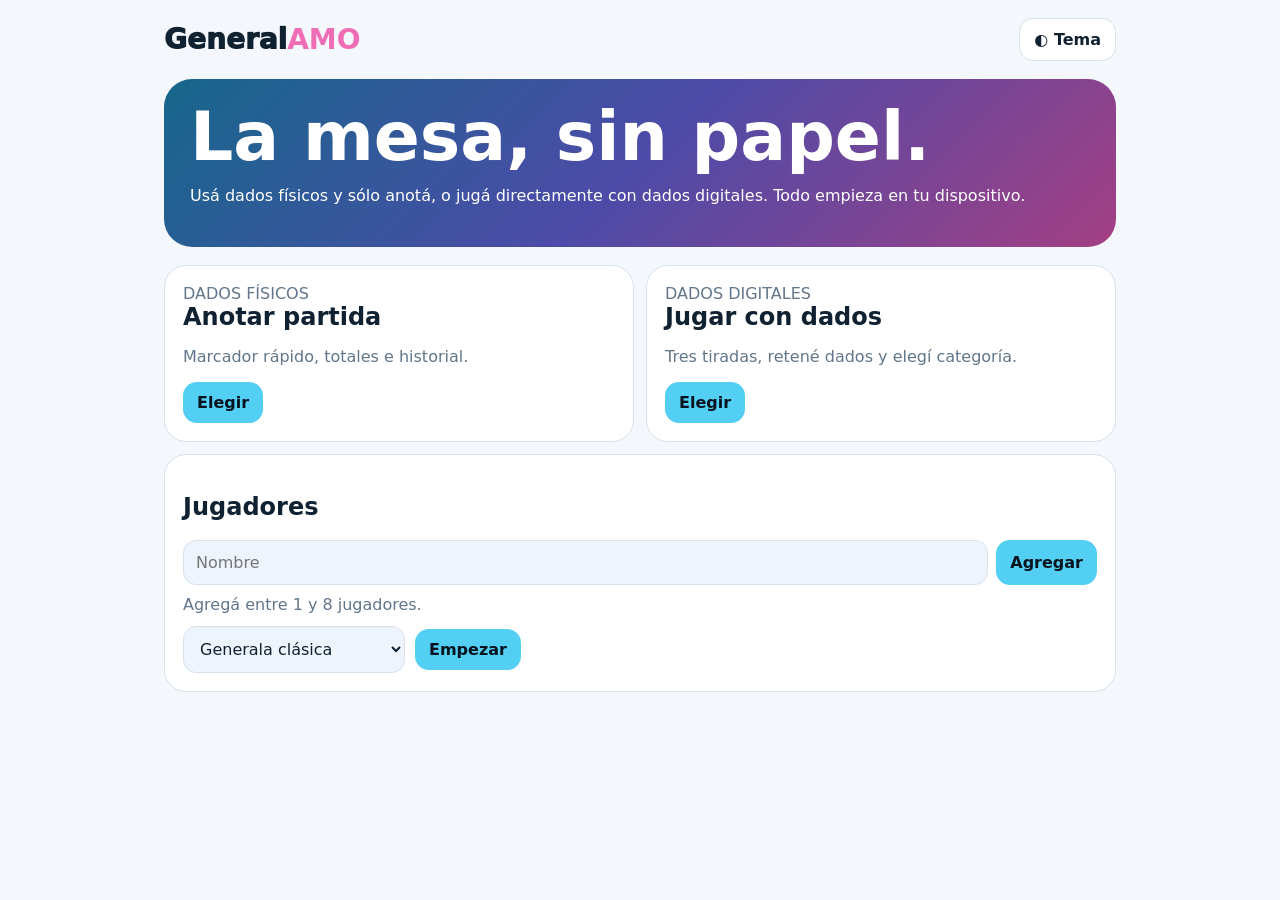
<file: prototype/index.html>
<!doctype html>
<html lang="es">
<head>
<meta charset="utf-8"><meta name="viewport" content="width=device-width,initial-scale=1">
<title>GeneralAMO · prototipo</title>
<style>
:root{font-family:Inter,system-ui,sans-serif;--bg:#f4f7fb;--p:#fff;--p2:#eef4fb;--t:#102132;--m:#61768a;--l:#d7e2ec;--c:#52cff3;--pink:#ef6db4;--g:#35b977}html[data-theme=dark]{--bg:#07131f;--p:#0f2234;--p2:#132b41;--t:#f7fbff;--m:#9fb4c7;--l:#24435d}*{box-sizing:border-box}body{margin:0;background:var(--bg);color:var(--t)}button,input,select{font:inherit}.app{max-width:980px;margin:auto;padding:18px 14px 100px}.top,.bar{display:flex;gap:10px;align-items:center;flex-wrap:wrap}.top{justify-content:space-between}.brand{font-size:28px;font-weight:950}.brand b{color:var(--pink)}.btn,.card,input,select{border:1px solid var(--l)}.btn{background:var(--p);color:var(--t);border-radius:14px;padding:11px 14px;font-weight:850}.primary{background:var(--c);color:#07131f;border:0}.hero{margin:18px 0;padding:26px;border-radius:28px;color:white;background:linear-gradient(135deg,#16678b,#4d4ba8,#a43f83)}.hero h1{font-size:clamp(38px,8vw,68px);line-height:.95;margin:0 0 12px}.grid{display:grid;grid-template-columns:1fr 1fr;gap:12px}.card{background:var(--p);border-radius:22px;padding:18px}.mode{min-height:145px}.mode strong{display:block;font-size:24px}.muted{color:var(--m)}.chips{display:flex;gap:8px;flex-wrap:wrap}.chip{background:var(--p2);padding:8px 11px;border-radius:999px}.setup{display:grid;grid-template-columns:1fr auto;gap:8px}.setup input,select{background:var(--p2);color:var(--t);padding:12px;border-radius:13px}.score{overflow:auto;border:1px solid var(--l);border-radius:18px}table{border-collapse:collapse;width:100%;min-width:700px}th,td{padding:9px;border:1px solid var(--l);text-align:center}th:first-child,td:first-child{position:sticky;left:0;background:var(--p);text-align:left}.cell{width:70px;border:0;background:transparent;color:var(--t);text-align:center;font-weight:800}.dice{display:grid;grid-template-columns:repeat(5,1fr);gap:8px}.die{aspect-ratio:1;border:1px solid var(--l);border-radius:20px;background:var(--p);color:var(--t);font-size:52px}.die.held{outline:3px solid var(--pink)}.preview{display:grid;grid-template-columns:repeat(auto-fit,minmax(120px,1fr));gap:8px;margin-top:10px}.pick{padding:10px;border-radius:12px;border:1px solid var(--l);background:var(--p2);color:var(--t);text-align:left}.hidden{display:none!important}.ok{margin-left:auto;color:var(--g);font-weight:800}@media(max-width:700px){.grid{grid-template-columns:1fr}.app{padding-bottom:60px}}
</style>
</head>
<body><main class="app">
<div class="top"><div class="brand">General<b>AMO</b></div><button id="theme" class="btn">◐ Tema</button></div>
<section class="hero"><h1>La mesa, sin papel.</h1><p>Usá dados físicos y sólo anotá, o jugá directamente con dados digitales. Todo empieza en tu dispositivo.</p></section>
<section id="home">
<div class="grid">
<div class="card mode" data-mode="scorekeeper"><span class="muted">DADOS FÍSICOS</span><strong>Anotar partida</strong><p class="muted">Marcador rápido, totales e historial.</p><button class="btn primary">Elegir</button></div>
<div class="card mode" data-mode="digital"><span class="muted">DADOS DIGITALES</span><strong>Jugar con dados</strong><p class="muted">Tres tiradas, retené dados y elegí categoría.</p><button class="btn primary">Elegir</button></div>
</div>
<div class="card" style="margin-top:12px"><h2>Jugadores</h2><div class="setup"><input id="name" maxlength="24" placeholder="Nombre"><button id="add" class="btn primary">Agregar</button></div><div id="players" class="chips" style="margin-top:10px"></div><div class="bar" style="margin-top:12px"><select id="rules"><option value="classic">Generala clásica</option><option value="served">Clásica · servida gana</option></select><button id="start" class="btn primary">Empezar</button></div></div>
</section>
<section id="game" class="hidden">
<div class="bar"><button id="back" class="btn">← Inicio</button><strong id="modeTitle"></strong><span class="ok" id="state">Guardado</span></div>
<div id="digitalPanel" class="card hidden" style="margin:12px 0"><div class="bar"><h2 id="turn"></h2><span id="throws" class="muted"></span></div><div id="dice" class="dice"></div><div class="bar" style="margin-top:10px"><button id="roll" class="btn primary">Tirar dados</button><button id="next" class="btn">Siguiente</button></div><div id="preview" class="preview"></div></div>
<div class="bar" style="margin:12px 0"><button id="undo" class="btn">Deshacer</button><button id="share" class="btn">Compartir mesa</button><button id="export" class="btn">Copiar resultado</button></div>
<div class="score"><table id="table"></table></div>
<div id="sharePanel" class="card hidden" style="margin-top:12px"><h2>Compartir mesa</h2><p><b>Wi‑Fi / hotspot:</b> primera capa real a implementar con host, código corto y roles.</p><p><b>Bluetooth:</b> segundo transporte del mismo protocolo.</p></div>
<div class="card" style="margin-top:12px"><h2>Actividad</h2><div id="history" class="muted"></div></div>
</section>
</main>
<script>
const F=['','⚀','⚁','⚂','⚃','⚄','⚅'],C=[['1','1'],['2','2'],['3','3'],['4','4'],['5','5'],['6','6'],['straight','Escalera'],['full','Full'],['poker','Póker'],['generala','Generala'],['double','Doble generala']],K='generalamo.proto.v1';let mode='scorekeeper';
function fresh(){return{mode,players:[],scores:{},events:[],turn:0,dice:[1,1,1,1,1],held:[0,0,0,0,0],throws:0}}
function load(){try{return JSON.parse(localStorage.getItem(K))}catch{return null}}let g=load()||fresh();
const $=id=>document.getElementById(id);function save(){localStorage.setItem(K,JSON.stringify(g));$('state').textContent='Guardado'}function ev(t,d={}){g.events.push({t:Date.now(),text:t,...d});g.events=g.events.slice(-80)}function total(pid){return C.reduce((s,[c])=>s+(Number(g.scores[pid]?.[c])||0),0)}
function counts(){let c=[0,0,0,0,0,0,0];g.dice.forEach(v=>c[v]++);return c}function score(cat){let c=counts(),u=[...new Set(g.dice)].sort().join(''),gr=c.filter(Boolean).sort((a,b)=>a-b);if(/^[1-6]$/.test(cat))return c[+cat]*(+cat);if(cat==='straight')return(u==='12345'||u==='23456')?20:0;if(cat==='full')return gr.join(',')==='2,3'?30:0;if(cat==='poker')return gr.some(n=>n>=4)?40:0;if(cat==='generala')return gr.includes(5)?50:0;if(cat==='double')return gr.includes(5)?100:0;return 0}
function renderSetup(){$('players').innerHTML=g.players.length?g.players.map(p=>`<span class="chip">${p.name.replace(/[<>]/g,'')}</span>`).join(''):'<span class="muted">Agregá entre 1 y 8 jugadores.</span>'}function setScore(pid,cat,v){let old=g.scores[pid]?.[cat]??'';v=v===''?'':Math.max(0,Math.min(999,Number(v)||0));g.scores[pid][cat]=v;ev('Puntaje actualizado',{type:'score',pid,cat,old});save();renderGame()}
function renderTable(){let h='<tr><th>Categoría</th>'+g.players.map(p=>`<th>${p.name}</th>`).join('')+'</tr>';for(const[c,l]of C)h+=`<tr><td>${l}</td>`+g.players.map(p=>`<td><input class="cell" ${g.mode==='digital'?'readonly':''} data-p="${p.id}" data-c="${c}" value="${g.scores[p.id]?.[c]??''}" placeholder="—"></td>`).join('')+'</tr>';h+='<tr><td><b>TOTAL</b></td>'+g.players.map(p=>`<td><b>${total(p.id)}</b></td>`).join('')+'</tr>';$('table').innerHTML=h;if(g.mode==='scorekeeper')document.querySelectorAll('.cell').forEach(i=>i.onchange=()=>setScore(i.dataset.p,i.dataset.c,i.value))}
function renderDice(){$('dice').innerHTML=g.dice.map((v,i)=>`<button class="die ${g.held[i]?'held':''}" data-i="${i}">${F[v]}</button>`).join('');document.querySelectorAll('.die').forEach(b=>b.onclick=()=>{if(g.throws){g.held[+b.dataset.i]=!g.held[+b.dataset.i];save();renderDice()}});$('turn').textContent=g.players[g.turn]?.name||'—';$('throws').textContent=`${g.throws} / 3 tiradas`;$('preview').innerHTML=C.map(([c,l])=>`<button class="pick" data-c="${c}" ${!g.throws||g.scores[g.players[g.turn]?.id]?.[c]!==undefined?'disabled':''}>${l}<br><b>${g.throws?score(c):'—'}</b></button>`).join('');document.querySelectorAll('.pick').forEach(b=>b.onclick=()=>{let p=g.players[g.turn];setScore(p.id,b.dataset.c,score(b.dataset.c));nextTurn()})}
function renderGame(){$('modeTitle').textContent=g.mode==='digital'?'Jugar con dados':'Anotar partida';$('digitalPanel').classList.toggle('hidden',g.mode!=='digital');renderTable();if(g.mode==='digital')renderDice();$('history').innerHTML=g.events.slice(-8).reverse().map(e=>`<div>${new Date(e.t).toLocaleTimeString([], {hour:'2-digit',minute:'2-digit'})} · ${e.text}</div>`).join('')||'Sin cambios todavía.'}
function show(x){$('home').classList.toggle('hidden',x!=='home');$('game').classList.toggle('hidden',x!=='game');if(x==='game')renderGame()}function nextTurn(){g.turn=(g.turn+1)%g.players.length;g.dice=[1,1,1,1,1];g.held=[0,0,0,0,0];g.throws=0;save();renderGame()}
document.querySelectorAll('.mode').forEach(m=>m.onclick=()=>{mode=m.dataset.mode});$('add').onclick=()=>{let n=$('name').value.trim();if(!n||g.players.length>=8)return;let id='p'+Date.now();g.players.push({id,name:n});g.scores[id]={};$('name').value='';save();renderSetup()};$('start').onclick=()=>{if(!g.players.length)return alert('Agregá al menos un jugador.');g.mode=mode;save();show('game')};$('back').onclick=()=>show('home');$('roll').onclick=()=>{if(g.throws>=3)return;g.dice=g.dice.map((v,i)=>g.held[i]?v:Math.floor(Math.random()*6)+1);g.throws++;ev('Tirada de dados');save();renderGame()};$('next').onclick=nextTurn;$('undo').onclick=()=>{for(let i=g.events.length-1;i>=0;i--){let e=g.events[i];if(e.type==='score'){g.scores[e.pid][e.cat]=e.old;g.events.splice(i,1);save();renderGame();break}}};$('share').onclick=()=>$('sharePanel').classList.toggle('hidden');$('export').onclick=async()=>{let t=['GeneralAMO',...g.players.map(p=>`${p.name}: ${total(p.id)} puntos`)].join('\n');try{await navigator.clipboard.writeText(t);$('state').textContent='Resultado copiado'}catch{alert(t)}};$('theme').onclick=()=>{let d=document.documentElement;d.dataset.theme=d.dataset.theme==='dark'?'':'dark'};renderSetup();
</script></body></html>
</file>
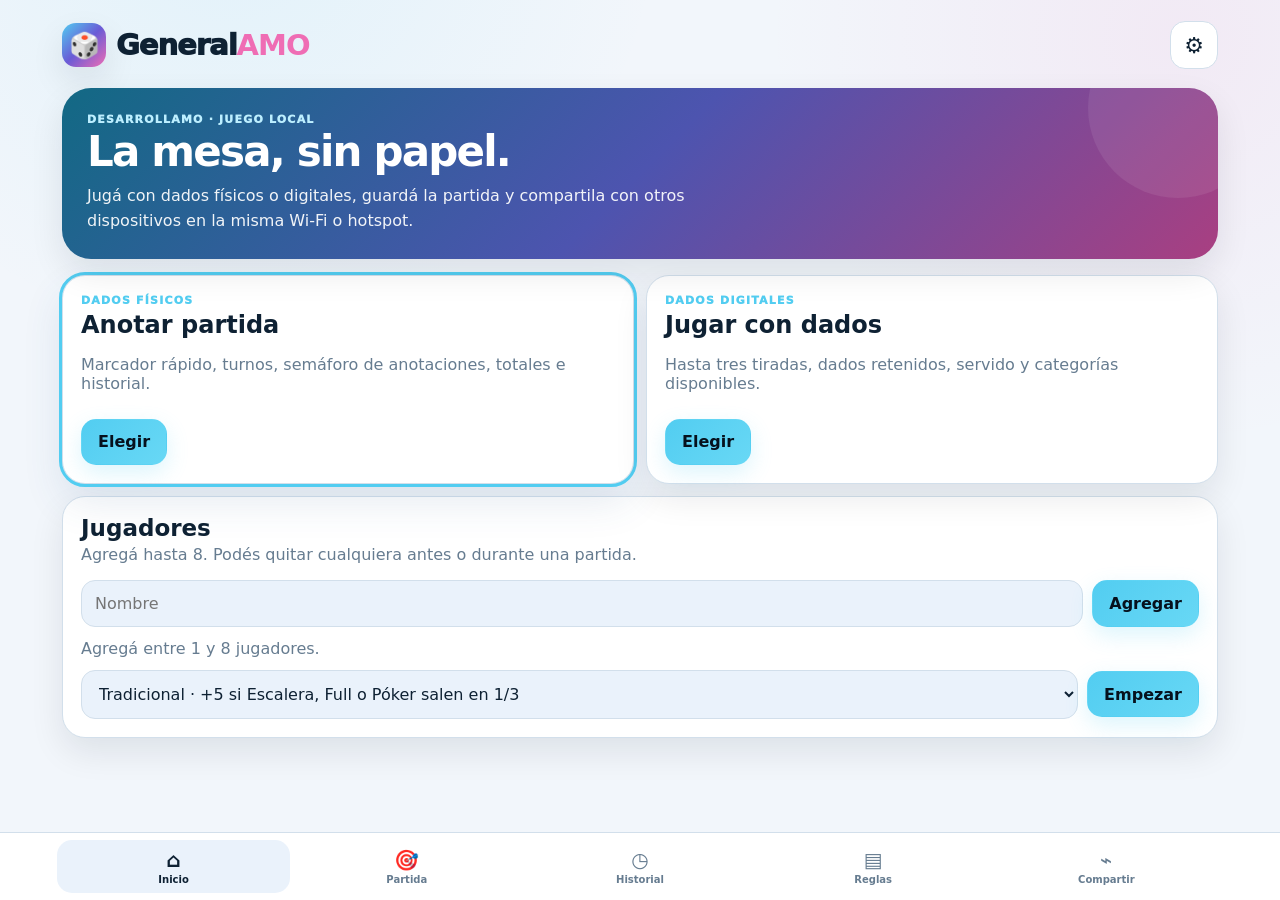
<file: app/src/main/assets/index.html>
<!doctype html>
<html lang="es">
<head>
<meta charset="utf-8">
<meta name="viewport" content="width=device-width,initial-scale=1,maximum-scale=1,user-scalable=no">
<meta name="theme-color" content="#06111d">
<title>GeneralAMO</title>
<link rel="stylesheet" href="style.css">
<link rel="stylesheet" href="final.css">
</head>
<body>
<main class="shell">
<header class="header">
  <div class="brandWrap"><div class="miniDie" aria-hidden="true">🎲</div><div class="brand">General<b>AMO</b></div></div>
  <button id="theme" class="iconBtn" aria-label="Cambiar tema">◐</button>
</header>

<section id="view-home" class="view active">
  <div class="hero">
    <div class="kicker light">DESARROLLAMO · JUEGO LOCAL</div>
    <h1>La mesa, sin papel.</h1>
    <p>Jugá con dados físicos o digitales, guardá la partida y compartila con otros dispositivos en la misma Wi‑Fi o hotspot.</p>
  </div>
  <div class="grid">
    <article class="card mode active" data-mode="scorekeeper">
      <div class="kicker">DADOS FÍSICOS</div><strong>Anotar partida</strong>
      <p class="muted">Marcador rápido, turnos, semáforo de anotaciones, totales e historial.</p>
      <button class="btn primary">Elegir</button>
    </article>
    <article class="card mode" data-mode="digital">
      <div class="kicker">DADOS DIGITALES</div><strong>Jugar con dados</strong>
      <p class="muted">Hasta tres tiradas, dados retenidos, servido y categorías disponibles.</p>
      <button class="btn primary">Elegir</button>
    </article>
  </div>
  <article class="card setupCard">
    <h2 class="sectionTitle">Jugadores</h2>
    <p class="muted top0">Agregá hasta 8. Podés quitar cualquiera antes o durante una partida.</p>
    <div class="setup"><input id="name" maxlength="24" autocomplete="off" placeholder="Nombre"><button id="add" class="btn primary">Agregar</button></div>
    <div id="players" class="players"></div>
    <div class="row">
      <select id="rules" class="grow">
        <option value="served">Tradicional · +5 si Escalera, Full o Póker salen en 1/3</option>
        <option value="classic">Variante sin bonus servido</option>
      </select>
      <button id="start" class="btn primary">Empezar</button>
    </div>
  </article>
</section>

<section id="view-game" class="view">
  <div class="row between">
    <div><div class="kicker">PARTIDA ACTUAL</div><h1 id="gameTitle" class="pageTitle compact"></h1></div>
    <span id="state" class="saved">Guardado</span>
  </div>
  <div id="gameMeta" class="gameMeta"></div>
  <div id="gameNotice" class="notice good hidden"></div>
  <article id="gameResult" class="resultCard hidden"></article>

  <article id="digitalPanel" class="card diceWrap hidden">
    <div class="row between">
      <div><h2 id="turn" class="top0 bottom0"></h2><span id="throws" class="muted"></span></div>
      <span class="badge">Tocá un dado para retenerlo</span>
    </div>
    <div id="dice" class="dice"></div>
    <div class="row actionRow"><button id="roll" class="btn primary">Tirar dados</button><button id="skip" class="btn hidden" aria-hidden="true" tabindex="-1">Pasar turno</button></div>
    <div id="preview" class="preview"></div>
  </article>

  <div class="row gameActions"><button id="undo" class="btn">↩ Deshacer</button><button id="newGame" class="btn">Nueva partida</button><button id="shareQuick" class="btn">Compartir Wi‑Fi</button></div>
  <div class="scoreLegend"><span class="legendPill red">● Última</span><span class="legendPill yellow">● Anteúltima</span><span class="legendPill green">● Anteriores</span><span class="scrollHint">Deslizá ↔</span></div>
  <div class="score"><table id="table"></table></div>

  <article class="card activityCard">
    <div class="row between"><div><div class="kicker">CRONOLOGÍA</div><h2 class="sectionTitle">Actividad</h2></div><span class="muted small">Qué pasó y quién sigue</span></div>
    <div id="activity" class="activity"></div>
  </article>
</section>

<section id="view-history" class="view">
  <div class="kicker">PARTIDAS</div><h1 class="pageTitle">Historial</h1>
  <p class="muted">Revisá resultados anteriores sin reemplazar la partida actual. Restaurar sigue disponible cuando quieras retomarla.</p>
  <div id="historyList"></div>
</section>

<section id="view-rules" class="view">
  <div class="kicker">REFERENCIA</div><h1 class="pageTitle">Reglas</h1>
  <article class="notice ruleIntro"><b>🎯 Servida</b> significa que Escalera, Full o Póker se completan en la primera tirada del turno (1/3). En ese caso suman 5 puntos adicionales.</article>
  <div class="rules">
    <article class="card rule"><h3>Turno</h3><p class="muted">Cada jugador dispone de hasta 3 tiradas. Después de cada tirada puede conservar los dados que quiera y volver a lanzar el resto. El turno termina únicamente al anotar o tachar una categoría libre.</p></article>
    <article class="card rule"><h3>Números</h3><p class="muted">Unos a Seises: se suman solamente los dados del número elegido. Ejemplo: tres seises = 6 + 6 + 6 = 18 puntos.</p></article>
    <article class="card rule"><h3>Escalera</h3><p class="muted">1‑2‑3‑4‑5 o 2‑3‑4‑5‑6. Vale 20 puntos. Si sale en el primer tiro: <b>Escalera servida = 25</b>.</p></article>
    <article class="card rule"><h3>Full</h3><p class="muted">Tres dados iguales y dos iguales de otro valor. Vale 30 puntos. Si sale en el primer tiro: <b>Full servido = 35</b>.</p></article>
    <article class="card rule"><h3>Póker</h3><p class="muted">Cuatro dados iguales. Vale 40 puntos. Si sale en el primer tiro: <b>Póker servido = 45</b>.</p></article>
    <article class="card rule"><h3>Generala</h3><p class="muted">Cinco dados iguales. Vale 50 puntos. En esta modalidad, una <b>Generala servida</b> —cinco iguales en el primer tiro— gana la partida inmediatamente.</p></article>
    <article class="card rule"><h3>Doble generala</h3><p class="muted">Después de haber anotado una Generala, una nueva tirada con cinco dados iguales puede anotarse como Doble generala y vale 100 puntos.</p></article>
    <article class="card rule"><h3>❌ Tachar</h3><p class="muted">Cada categoría puede usarse una sola vez. Si no querés o no podés puntuar en una categoría libre, podés tacharla: queda usada y suma 0 puntos.</p></article>
  </div>
</section>

<section id="view-share" class="view">
  <div class="kicker">MISMA WI‑FI / HOTSPOT</div><h1 class="pageTitle">Jugar en varios dispositivos</h1>
  <p class="muted">El teléfono que creó la mesa conserva la partida. Los demás abren un enlace en el navegador y reciben los cambios en vivo. El enlace de juego permite tirar, retener, anotar o tachar durante el turno; el enlace de sólo lectura no modifica nada.</p>
  <article class="card shareBox">
    <button id="startShare" class="btn primary full">Iniciar acceso Wi‑Fi</button>
    <div id="shareStatus" class="notice">Todavía no hay acceso local activo.</div>
    <div id="shareLinks" class="hidden">
      <h3>👀 Enlace para ver</h3><code id="viewerUrl"></code>
      <div class="shareActions"><button class="btn" id="copyViewer">Copiar</button><button class="btn" id="sendViewer">Compartir</button></div>
      <h3>🎲 Enlace para jugar / anotar</h3><code id="editorUrl"></code>
      <div class="shareActions"><button class="btn" id="copyEditor">Copiar</button><button class="btn" id="sendEditor">Compartir</button></div>
      <p class="muted">Compartí el enlace de juego solamente con la mesa. Todos deben estar conectados a la misma Wi‑Fi o hotspot.</p>
      <button class="btn danger" id="stopShare">Detener acceso local</button>
    </div>
  </article>
</section>
</main>

<div id="historyOverlay" class="overlay hidden" role="dialog" aria-modal="true" aria-labelledby="historyTitle">
  <div class="overlayCard">
    <div class="row between"><div><div class="kicker">PARTIDA ARCHIVADA</div><h2 id="historyTitle" class="sectionTitle"></h2></div><button id="closeHistory" class="iconBtn" aria-label="Cerrar">×</button></div>
    <div id="historySummary"></div>
  </div>
</div>

<nav class="bottom"><div class="bottomInner">
  <button class="nav active" data-view="home"><span>⌂</span>Inicio</button>
  <button class="nav" data-view="game"><span>🎯</span>Partida</button>
  <button class="nav" data-view="history"><span>◷</span>Historial</button>
  <button class="nav" data-view="rules"><span>▤</span>Reglas</button>
  <button class="nav" data-view="share"><span>⌁</span>Compartir</button>
</div></nav>
<script src="app.js"></script>
<script src="score-dialog.js"></script>
<script src="updater.js"></script>
</body>
</html>
</file>
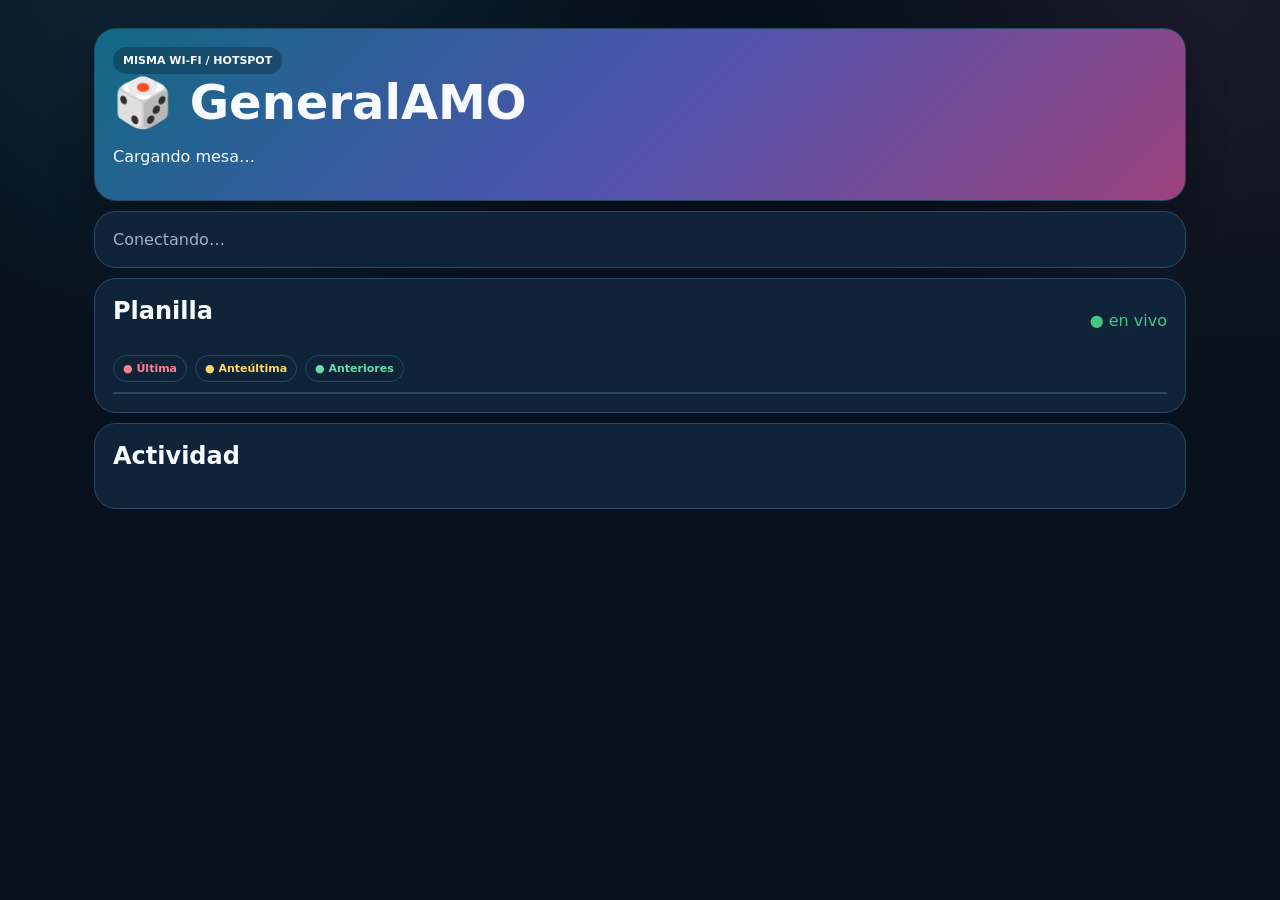
<file: app/src/main/assets/remote.html>
<!doctype html>
<html lang="es">
<head>
<meta charset="utf-8">
<meta name="viewport" content="width=device-width,initial-scale=1,maximum-scale=1,user-scalable=no">
<meta name="theme-color" content="#06111d">
<title>GeneralAMO · Mesa</title>
<style>
:root{font-family:Inter,system-ui,-apple-system,"Segoe UI",sans-serif;--bg:#06111d;--panel:#0f2438;--panel2:#17314a;--panel3:#203e59;--text:#f7fbff;--muted:#9db2c5;--line:#294863;--cyan:#52cdf1;--pink:#ef6db4;--green:#43c884;--red:#e95d6c;--yellow:#e1ae2f}
*{box-sizing:border-box}html,body{min-height:100%}body{margin:0;background:radial-gradient(circle at 15% -10%,rgba(82,205,241,.12),transparent 32%),radial-gradient(circle at 95% 0,rgba(239,109,180,.09),transparent 28%),var(--bg);color:var(--text)}button,input{font:inherit;touch-action:manipulation}main{max-width:1120px;margin:auto;padding:18px 14px 46px}.hero,.card{background:var(--panel);border:1px solid var(--line);border-radius:22px;padding:18px;margin:10px 0}.hero{background:linear-gradient(135deg,#126984,#4d54af,#9c427d);box-shadow:0 16px 42px rgba(0,0,0,.22)}h1,h2,h3{margin-top:0}.hero h1{font-size:clamp(30px,4vw,48px);margin-bottom:8px}.muted{color:var(--muted)}.pill{display:inline-block;padding:7px 10px;border-radius:999px;background:rgba(6,17,29,.3);font-size:11px;font-weight:850}.row{display:flex;gap:9px;align-items:center;flex-wrap:wrap}.between{justify-content:space-between}.btn{border:1px solid var(--line);background:var(--panel2);color:var(--text);border-radius:13px;min-height:44px;padding:10px 14px;font-weight:850}.btn.primary{background:var(--cyan);color:#06111d;border-color:transparent}.btn:disabled{opacity:.42}.dice{display:grid;grid-template-columns:repeat(5,minmax(72px,108px));justify-content:center;gap:10px;margin:16px auto;max-width:620px}.die{aspect-ratio:1;width:100%;max-width:108px;border:1px solid var(--line);border-radius:19px;background:linear-gradient(145deg,var(--panel),var(--panel2));padding:10px;display:grid;grid-template:repeat(3,1fr)/repeat(3,1fr);align-items:center;justify-items:center;box-shadow:0 10px 24px rgba(0,0,0,.16);transition:.15s}.die.held{outline:3px solid var(--pink);transform:translateY(-3px);box-shadow:0 12px 28px rgba(239,109,180,.22)}.pip{width:clamp(8px,1vw,12px);height:clamp(8px,1vw,12px);border-radius:50%;background:var(--text)}.cats{display:grid;grid-template-columns:repeat(3,minmax(160px,1fr));gap:8px;margin-top:12px}.cat{border:1px solid var(--line);border-radius:14px;background:var(--panel2);color:var(--text);padding:11px;text-align:left;min-height:72px}.cat b{display:block;font-size:20px;margin-top:3px}.cat small{display:block;color:var(--muted);margin-top:2px}.cat.zero b{color:var(--red);font-size:16px}.score{overflow:auto;border:1px solid var(--line);border-radius:18px;overscroll-behavior-inline:contain}.score table{border-collapse:separate;border-spacing:0;min-width:650px;width:100%}th,td{border-right:1px solid var(--line);border-bottom:1px solid var(--line);padding:10px;text-align:center;background:var(--panel)}th{background:var(--panel2);position:sticky;top:0;z-index:2}th:first-child,td:first-child{position:sticky;left:0;text-align:left;z-index:3}th:first-child{background:var(--panel2)}td:first-child{background:var(--panel)}tr:last-child td{border-bottom:0}th:last-child,td:last-child{border-right:0}.scoreCell{width:76px;max-width:100%;min-height:42px;background:transparent;border:1px solid rgba(255,255,255,.28);border-radius:9px;padding:8px;color:inherit;text-align:center;font-weight:900;cursor:pointer}.scoreCell:active{transform:scale(.97);background:rgba(255,255,255,.06)}.score-last{background:#b92f49!important;color:#fff!important}.score-prev{background:#e1ae2f!important;color:#17202a!important}.score-old{background:#278d61!important;color:#fff!important}.score-last .scoreCell,.score-prev .scoreCell,.score-old .scoreCell{background:transparent!important;color:inherit!important;border-color:rgba(255,255,255,.45)}.activity{display:grid;gap:7px}.event{padding:10px 12px;border-radius:12px;background:var(--panel2)}.good{color:var(--green)}.warn{color:#f4c24c}.result{padding:15px;border-radius:18px;background:linear-gradient(135deg,rgba(82,205,241,.16),rgba(239,109,180,.22));border:1px solid rgba(130,143,255,.35)}.hidden{display:none!important}.legend{display:flex;gap:8px;flex-wrap:wrap;margin:10px 0}.legend span{font-size:11px;font-weight:800;padding:6px 9px;border:1px solid var(--line);border-radius:999px}.legend .r{color:#ff8091}.legend .y{color:#ffd565}.legend .g{color:#68dda6}
#remoteScoreOverlay{position:fixed;inset:0;z-index:1300;display:flex;align-items:center;justify-content:center;padding:24px;background:rgba(0,0,0,.7);backdrop-filter:blur(2px)}#remoteScoreOverlay.hidden{display:none}.remoteScoreCard{width:min(560px,92vw);max-height:min(82vh,760px);overflow:auto;background:#29282f;color:#fff;border-radius:34px;padding:34px 28px 28px;box-shadow:0 24px 80px rgba(0,0,0,.55);transition:transform .14s ease}.remoteScoreCard.arming{transform:translateY(5px)}.remoteScoreCard h2{margin:0 0 26px;font-size:clamp(31px,7vw,44px);font-weight:500}.remoteScorePlayer{margin:-18px 0 18px;color:#b9b6c3;font-size:14px}.remoteScoreValues{display:flex;flex-direction:column;gap:2px}.remoteScoreValue,.remoteScoreAction{appearance:none;border:0;background:transparent;width:100%;min-height:68px;border-radius:18px;color:#ffeb00;font-size:22px;font-weight:750;text-align:center;padding:14px 18px;cursor:pointer}.remoteScoreValue:active,.remoteScoreAction:active{background:rgba(255,235,0,.11);transform:scale(.99)}.remoteScoreCard.arming .remoteScoreValue,.remoteScoreCard.arming .remoteScoreAction{pointer-events:none}.remoteScoreAction.cancel{text-align:right;padding-right:12px}
@media(max-width:850px){.cats{grid-template-columns:repeat(2,minmax(0,1fr))}.dice{grid-template-columns:repeat(5,minmax(64px,96px));max-width:550px}.die{max-width:96px}}
@media(max-width:560px){main{padding:12px 9px 34px}.hero,.card{padding:15px;border-radius:18px}.cats{grid-template-columns:1fr}.dice{grid-template-columns:repeat(5,minmax(0,1fr));max-width:none;width:100%;gap:5px}.die{max-width:none;padding:6px;border-radius:15px}.pip{width:clamp(7px,2.3vw,9px);height:clamp(7px,2.3vw,9px)}.score table{min-width:590px}th,td{padding:8px}#remoteScoreOverlay{padding:18px}.remoteScoreCard{width:100%;border-radius:30px;padding:32px 22px 22px}.remoteScoreCard h2{font-size:40px}.remoteScoreValue,.remoteScoreAction{min-height:64px;font-size:21px}}
@media(max-width:360px){.dice{gap:3px}.die{padding:4px;border-radius:13px}.pip{width:7px;height:7px}}
@media(max-height:560px) and (orientation:landscape){main{padding-top:8px}.hero{padding:12px 16px}.hero h1{font-size:28px}.dice{grid-template-columns:repeat(5,minmax(58px,82px));max-width:470px}.die{max-width:82px}}
</style>
</head>
<body>
<main>
<section class="hero">
  <span class="pill">MISMA WI‑FI / HOTSPOT</span>
  <h1>🎲 GeneralAMO</h1>
  <p id="modeText">Cargando mesa…</p>
</section>
<div id="status" class="card muted">Conectando…</div>
<section id="result" class="result hidden"></section>
<section id="play" class="card hidden">
  <div class="row between"><div><h2 id="turn">Turno</h2><div id="throws" class="muted"></div></div><span id="permission" class="pill"></span></div>
  <div id="dice" class="dice"></div>
  <div class="row"><button id="roll" class="btn primary">Tirar dados</button></div>
  <div id="cats" class="cats"></div>
</section>
<section class="card">
  <div class="row between"><h2>Planilla</h2><span id="sync" class="good">● en vivo</span></div>
  <div class="legend"><span class="r">● Última</span><span class="y">● Anteúltima</span><span class="g">● Anteriores</span></div>
  <div class="score"><table id="table"></table></div>
</section>
<section class="card"><h2>Actividad</h2><div id="activity" class="activity"></div></section>
</main>
<div id="remoteScoreOverlay" class="hidden" role="dialog" aria-modal="true" aria-labelledby="remoteScoreTitle">
  <div class="remoteScoreCard">
    <h2 id="remoteScoreTitle"></h2>
    <div id="remoteScorePlayer" class="remoteScorePlayer"></div>
    <div id="remoteScoreValues" class="remoteScoreValues"></div>
    <button id="remoteScoreScratch" class="remoteScoreAction" type="button">❌ Tachar</button>
    <button id="remoteScoreDelete" class="remoteScoreAction" type="button">Borrar casilla</button>
    <button id="remoteScoreCancel" class="remoteScoreAction cancel" type="button">Cancelar</button>
  </div>
</div>
<script>
const EDIT=__EDITOR__,CODE='__CODE__',TOKEN='__TOKEN__';
const C=[['1','Unos'],['2','Doses'],['3','Treses'],['4','Cuatros'],['5','Cincos'],['6','Seises'],['straight','Escalera'],['full','Full'],['poker','Póker'],['generala','Generala'],['double','Doble generala']];
const NUMERIC={'1':[1,2,3,4,5],'2':[2,4,6,8,10],'3':[3,6,9,12,15],'4':[4,8,12,16,20],'5':[5,10,15,20,25],'6':[6,12,18,24,30]};
const SPECIAL={straight:[20,25],full:[30,35],poker:[40,45],generala:[50],double:[100]},ARM_MS=180;
let state=null,last='',busy=false,scoreChoice=null,scoreArm=0,scoreTimer=0,previousOverflow='';
const $=id=>document.getElementById(id);
const safe=s=>String(s??'').replace(/[&<>"']/g,m=>({'&':'&amp;','<':'&lt;','>':'&gt;','"':'&quot;',"'":'&#39;'}[m]));
function total(s,pid){return C.reduce((n,[c])=>n+(Number(s.scores?.[pid]?.[c])||0),0)}
function counts(s){const c=[0,0,0,0,0,0,0];(s.dice||[]).forEach(v=>c[v]++);return c}
function baseScore(s,cat){const c=counts(s),u=[...new Set(s.dice||[])].sort().join(''),g=c.filter(Boolean).sort((a,b)=>a-b);if(/^[1-6]$/.test(cat))return c[+cat]*(+cat);if(cat==='straight')return(u==='12345'||u==='23456')?20:0;if(cat==='full')return g.join(',')==='2,3'?30:0;if(cat==='poker')return g.some(n=>n>=4)?40:0;if(cat==='generala')return g.includes(5)?50:0;if(cat==='double')return g.includes(5)?100:0;return 0}
function served(s,cat){return s.rule==='served'&&Number(s.throws)===1&&['straight','full','poker'].includes(cat)&&baseScore(s,cat)>0}
function score(s,cat){return baseScore(s,cat)+(served(s,cat)?5:0)}
function complete(s){return s.players?.length&&s.players.every(p=>Object.keys(s.scores?.[p.id]||{}).length>=C.length)}
function outcome(s){if(s.instantWinnerId){const p=s.players?.find(x=>x.id===s.instantWinnerId);return p?`🏆 ${p.name} ganó con Generala servida`:'Partida finalizada'}if(!s.finishedAt&&!complete(s))return'';const rank=(s.players||[]).map(p=>({name:p.name,total:total(s,p.id)})).sort((a,b)=>b.total-a.total);if(!rank.length)return'Partida finalizada';const top=rank[0].total,w=rank.filter(x=>x.total===top);return w.length===1?`🏆 ${w[0].name} ganó con ${top} puntos`:`🤝 Empate: ${w.map(x=>x.name).join(' · ')} (${top})`}
function pipPositions(v){return{1:[5],2:[1,9],3:[1,5,9],4:[1,3,7,9],5:[1,3,5,7,9],6:[1,3,4,6,7,9]}[Number(v)]||[]}
function dieHtml(v,i,s){const set=new Set(pipPositions(v));let cells='';for(let p=1;p<=9;p++)cells+=set.has(p)?'<i class="pip"></i>':'<i></i>';return`<button class="die ${s.held?.[i]?'held':''}" data-hold="${i}" ${!EDIT||!s.throws||s.finishedAt?'disabled':''} aria-label="Dado ${i+1}: ${v}">${cells}</button>`}
function scoreRecency(s,pid){const current=s.scores?.[pid]||{},seen=new Set(),rank=[];for(let i=(s.events||[]).length-1;i>=0;i--){const e=s.events[i];if(!e?.cat||!e?.pid||e.pid!==pid||!['score','finish'].includes(e.type)||!Object.prototype.hasOwnProperty.call(current,e.cat)||seen.has(e.cat))continue;seen.add(e.cat);rank.push(e.cat)}return rank}
function recencyClass(s,pid,cat){if(!Object.prototype.hasOwnProperty.call(s.scores?.[pid]||{},cat))return'';const i=scoreRecency(s,pid).indexOf(cat);return i===0?'score-last':i===1?'score-prev':i>=2?'score-old':''}
function categoryLabel(cat){return C.find(x=>x[0]===cat)?.[1]||cat}
function manualAllowed(s,cat){if(NUMERIC[cat])return NUMERIC[cat];const list=SPECIAL[cat]?[...SPECIAL[cat]]:[];return s?.rule==='classic'&&['straight','full','poker'].includes(cat)?list.slice(0,1):list}
function closeScoreDialog(){clearTimeout(scoreTimer);$('remoteScoreOverlay').classList.add('hidden');$('remoteScoreOverlay').querySelector('.remoteScoreCard').classList.remove('arming');document.body.style.overflow=previousOverflow;scoreChoice=null}
function armScoreDialog(){const card=$('remoteScoreOverlay').querySelector('.remoteScoreCard');scoreArm=performance.now()+ARM_MS;card.classList.add('arming');scoreTimer=setTimeout(()=>{if(!$('remoteScoreOverlay').classList.contains('hidden'))card.classList.remove('arming')},ARM_MS)}
function openScoreDialog(button){if(!EDIT||!state||state.mode==='digital'||state.finishedAt)return;const pid=button.dataset.p,cat=button.dataset.c;if(!pid||!cat)return;scoreChoice={pid,cat};$('remoteScoreTitle').textContent=categoryLabel(cat);const p=state.players?.find(x=>x.id===pid);$('remoteScorePlayer').textContent=p?.name?`Jugador: ${p.name}`:'';$('remoteScoreValues').innerHTML=manualAllowed(state,cat).map(v=>`<button class="remoteScoreValue" type="button" data-remote-score="${v}">${v}</button>`).join('');document.querySelectorAll('[data-remote-score]').forEach(b=>b.onclick=()=>commitScoreChoice(Number(b.dataset.remoteScore)));previousOverflow=document.body.style.overflow;document.body.style.overflow='hidden';$('remoteScoreOverlay').classList.remove('hidden');armScoreDialog()}
function commitScoreChoice(value){if(!scoreChoice||performance.now()<scoreArm)return;const choice=scoreChoice;closeScoreDialog();action({type:'score',pid:choice.pid,cat:choice.cat,value})}
async function action(payload){if(!EDIT||busy)return;busy=true;try{const r=await fetch('/api/action?token='+encodeURIComponent(TOKEN),{method:'POST',headers:{'Content-Type':'application/json'},body:JSON.stringify(payload)});if(!r.ok)throw new Error('HTTP '+r.status);await new Promise(r=>setTimeout(r,120));last='';await load()}catch(e){$('status').textContent='No pude enviar la jugada: '+e.message;$('status').className='card warn'}finally{busy=false}}
function render(s){
  state=s;const p=s.players?.[Number(s.turn)||0];const o=outcome(s);
  $('modeText').textContent=EDIT?'Podés jugar y anotar desde este dispositivo. Los cambios aparecen en toda la mesa.':'Vista en vivo. Este enlace no puede cambiar la partida.';
  $('status').textContent=(s.title||'Partida')+' · '+(p&&!s.finishedAt?'turno de '+p.name:s.finishedAt?'finalizada':'sin jugadores');
  $('status').className='card muted';$('permission').textContent=EDIT?'Edición habilitada':'Sólo lectura';
  if(o){$('result').classList.remove('hidden');$('result').innerHTML='<h2>🎉 Partida finalizada</h2><b>'+safe(o)+'</b>'}else $('result').classList.add('hidden');
  const digital=s.mode==='digital';$('play').classList.toggle('hidden',!digital);
  if(digital){
    $('turn').textContent=p?'Turno: '+p.name:'Sin jugadores';$('throws').textContent=(s.throws||0)+' / 3 tiradas';
    $('dice').innerHTML=(s.dice||[1,1,1,1,1]).map((v,i)=>dieHtml(v,i,s)).join('');
    document.querySelectorAll('[data-hold]').forEach(b=>b.onclick=()=>action({type:'hold',index:Number(b.dataset.hold)}));
    $('roll').disabled=!EDIT||s.finishedAt||Number(s.throws)>=3||!p;
    const used=s.scores?.[p?.id]||{};
    $('cats').innerHTML=C.map(([cat,label])=>{const taken=Object.prototype.hasOwnProperty.call(used,cat),v=s.throws?score(s,cat):null,locked=cat==='double'&&!Object.prototype.hasOwnProperty.call(used,'generala');return`<button class="cat ${v===0&&!taken?'zero':''}" data-cat="${cat}" ${!EDIT||!s.throws||taken||locked||s.finishedAt?'disabled':''}><span>${label}</span><b>${taken?used[cat]:(v===0?'❌ Tachar':(v??'—'))}</b><small>${taken?'Ya anotado':locked?'Primero necesitás Generala':served(s,cat)?'Servida · +5':v===0?'Suma 0 y usa la casilla':'Puntaje posible'}</small></button>`}).join('');
    document.querySelectorAll('[data-cat]').forEach(b=>b.onclick=()=>action({type:'digital-score',cat:b.dataset.cat}));
  }
  let h='<tr><th>Categoría</th>'+(s.players||[]).map(p=>`<th>${safe(p.name)}<br><small>${total(s,p.id)} pts</small></th>`).join('')+'</tr>';
  C.forEach(([cat,label])=>{h+=`<tr><td>${label}</td>`+(s.players||[]).map(p=>{const used=Object.prototype.hasOwnProperty.call(s.scores?.[p.id]||{},cat),v=used?s.scores[p.id][cat]:'',cls=used?recencyClass(s,p.id,cat):'';if(EDIT&&s.mode!=='digital'&&!s.finishedAt)return`<td class="${cls}"><button class="scoreCell" data-p="${p.id}" data-c="${cat}" type="button" aria-label="${safe(label)} de ${safe(p.name)}">${used&&Number(v)===0?'❌':(used?v:'—')}</button></td>`;return`<td class="${cls}">${used&&Number(v)===0?'❌ 0':(used?v:'—')}</td>`}).join('')+'</tr>'});
  h+='<tr><td><b>TOTAL</b></td>'+(s.players||[]).map(p=>`<td><b>${total(s,p.id)}</b></td>`).join('')+'</tr>';$('table').innerHTML=h;
  if(EDIT&&s.mode!=='digital'&&!s.finishedAt)document.querySelectorAll('.scoreCell[data-p]').forEach(b=>b.onclick=e=>{e.preventDefault();setTimeout(()=>openScoreDialog(b),0)});
  const events=(s.events||[]).slice(-10).reverse();$('activity').innerHTML=events.length?events.map(e=>`<div class="event"><b>${safe(e.text||'Movimiento')}</b><div class="muted">${new Date(e.t).toLocaleTimeString([], {hour:'2-digit',minute:'2-digit'})}</div></div>`).join(''):'<div class="muted">Sin movimientos todavía.</div>';
}
async function load(){try{const r=await fetch('/api/state?code='+encodeURIComponent(CODE),{cache:'no-store'});if(!r.ok)throw new Error('HTTP '+r.status);const s=await r.json(),raw=JSON.stringify(s);$('sync').textContent='● en vivo';$('sync').className='good';if(raw!==last){last=raw;render(s)}}catch(e){$('sync').textContent='● sin conexión';$('sync').className='warn'}}
$('remoteScoreScratch').onclick=()=>commitScoreChoice(0);
$('remoteScoreDelete').onclick=()=>commitScoreChoice(null);
$('remoteScoreCancel').onclick=()=>{if(performance.now()>=scoreArm)closeScoreDialog()};
$('remoteScoreOverlay').onclick=e=>{if(e.target===$('remoteScoreOverlay')&&performance.now()>=scoreArm)closeScoreDialog()};
document.addEventListener('keydown',e=>{if(!$('remoteScoreOverlay').classList.contains('hidden')&&e.key==='Escape'){e.preventDefault();closeScoreDialog()}});
$('roll').onclick=()=>action({type:'roll'});
load();setInterval(load,650);
</script>
</body>
</html>
</file>
<file: app/src/main/assets/style.css>
:root{
  font-family:Inter,ui-sans-serif,system-ui,-apple-system,BlinkMacSystemFont,"Segoe UI",sans-serif;
  --bg:#f2f6fb;--panel:#fff;--panel2:#eaf2fb;--panel3:#dfeaf6;--text:#0e2133;--muted:#667c90;
  --line:#d2dfeb;--cyan:#52cdf1;--pink:#ef6db4;--violet:#6a5bd6;--green:#43c884;--yellow:#f0bf35;
  --red:#e95d6c;--navy:#0a1a2a;--shadow:0 14px 34px rgba(7,19,31,.09);--glow:0 0 0 1px rgba(82,205,241,.12),0 18px 40px rgba(46,92,136,.12)
}
html[data-theme=dark]{--bg:#06111d;--panel:#0f2438;--panel2:#17314a;--panel3:#203e59;--text:#f7fbff;--muted:#9db2c5;--line:#294863;--navy:#020a12;--shadow:0 16px 40px rgba(0,0,0,.24);--glow:0 0 0 1px rgba(82,205,241,.10),0 20px 44px rgba(0,0,0,.24)}
*{box-sizing:border-box}
html,body{min-height:100%}
body{margin:0;background:radial-gradient(circle at 18% -10%,rgba(82,205,241,.10),transparent 30%),radial-gradient(circle at 92% 4%,rgba(239,109,180,.09),transparent 28%),var(--bg);color:var(--text);-webkit-tap-highlight-color:transparent}
button,input,select{font:inherit}
button{touch-action:manipulation}
.shell{max-width:980px;margin:auto;padding:14px 12px 112px}
.header{display:flex;align-items:center;justify-content:space-between;gap:12px;min-height:62px}
.brandWrap{display:flex;align-items:center;gap:10px}
.miniDie{width:44px;height:44px;border-radius:14px;background:linear-gradient(135deg,var(--cyan),var(--violet),var(--pink));display:grid;place-items:center;color:#08121c;font-size:25px;box-shadow:var(--shadow)}
.brand{font-size:29px;font-weight:950;letter-spacing:-1px}.brand b{color:var(--pink)}
.iconBtn,.btn{border:1px solid var(--line);background:var(--panel);color:var(--text);border-radius:15px;font-weight:850;min-height:46px}
.iconBtn{width:48px;height:48px;font-size:22px}.btn{padding:12px 16px}
.primary{background:linear-gradient(135deg,var(--cyan),#68d8f5);color:#06111d;border-color:transparent;box-shadow:0 8px 22px rgba(82,205,241,.20)}
.danger{color:var(--red)}.full{width:100%}.grow{flex:1}.hidden{display:none!important}.small{font-size:11px}.top0{margin-top:0}.bottom0{margin-bottom:0}
.hero{margin:12px 0 16px;padding:25px;border-radius:29px;background:linear-gradient(135deg,#126984 0%,#4d54af 50%,#a93f81 100%);color:#fff;box-shadow:var(--shadow);position:relative;overflow:hidden}
.hero:after{content:"";position:absolute;width:180px;height:180px;border-radius:50%;background:rgba(255,255,255,.08);right:-50px;top:-70px}
.hero h1{font-size:42px;line-height:.98;letter-spacing:-1.8px;margin:5px 0 12px;max-width:620px}.hero p{font-size:16px;line-height:1.55;margin:0;opacity:.93;max-width:680px}
.kicker{font-size:11px;font-weight:950;letter-spacing:1.2px;color:var(--cyan);text-transform:uppercase}.kicker.light{color:#bdefff}
.pageTitle{font-size:40px;letter-spacing:-1.2px;margin:6px 0 12px}.pageTitle.compact{font-size:34px}
.grid{display:grid;grid-template-columns:1fr 1fr;gap:12px}
.card{background:var(--panel);border:1px solid var(--line);border-radius:23px;padding:18px;box-shadow:var(--shadow)}
.setupCard,.activityCard{margin-top:12px}
.mode{cursor:pointer;transition:.18s transform,.18s outline}.mode:active{transform:scale(.985)}.mode.active{outline:3px solid var(--cyan);box-shadow:var(--glow)}.mode strong{display:block;font-size:24px;margin:4px 0}.mode p{min-height:48px}
.muted{color:var(--muted)}.setup{display:grid;grid-template-columns:1fr auto;gap:9px}.setup input,select{width:100%;background:var(--panel2);border:1px solid var(--line);color:var(--text);padding:13px;border-radius:14px}
.players{display:flex;flex-wrap:wrap;gap:8px;margin:12px 0}.chip{display:flex;align-items:center;gap:7px;background:var(--panel2);padding:8px 8px 8px 12px;border-radius:999px;border:1px solid var(--line)}
.chip button{width:30px;height:30px;border:0;border-radius:50%;background:rgba(233,93,108,.13);color:var(--red);font-weight:950}
.row{display:flex;gap:9px;align-items:center;flex-wrap:wrap}.row.between{justify-content:space-between}.saved{margin-left:auto;color:var(--green);font-weight:850}
.notice{margin:12px 0;padding:13px 15px;border-radius:15px;background:var(--panel2);color:var(--muted);border:1px solid var(--line);line-height:1.45}.notice.good{color:var(--green)}.notice.warn{color:#d89920}.ruleIntro{color:var(--text)}
.gameMeta{display:grid;grid-template-columns:repeat(3,minmax(0,1fr));gap:8px;margin:12px 0}.metaCard{padding:11px 12px;border-radius:17px;background:var(--panel);border:1px solid var(--line);box-shadow:var(--shadow)}
.metaCard b{display:block;font-size:17px;overflow:hidden;text-overflow:ellipsis;white-space:nowrap}.metaCard span{font-size:10px;color:var(--muted)}
.progressBar{height:7px;background:var(--panel2);border-radius:999px;overflow:hidden;margin-top:8px}.progressBar i{display:block;height:100%;background:linear-gradient(90deg,var(--cyan),var(--violet),var(--pink));border-radius:999px}
.resultCard{padding:20px;border-radius:24px;background:linear-gradient(135deg,rgba(82,205,241,.18),rgba(106,91,214,.32),rgba(239,109,180,.25));border:1px solid rgba(130,143,255,.35);box-shadow:var(--glow);margin:12px 0}
.resultCard h2{font-size:29px;margin:0 0 8px}.resultCard .winner{font-size:22px;font-weight:900;margin:7px 0}.resultCard p{line-height:1.5;margin:6px 0}
.diceWrap{margin:12px 0}.dice{display:grid;grid-template-columns:repeat(5,1fr);gap:9px;margin-top:14px}.die{aspect-ratio:1;border:1px solid var(--line);border-radius:20px;background:linear-gradient(145deg,var(--panel),var(--panel2));padding:10px;display:grid;grid-template:repeat(3,1fr)/repeat(3,1fr);align-items:center;justify-items:center;box-shadow:var(--shadow);transition:.15s}
.die.held{outline:3px solid var(--pink);transform:translateY(-3px);box-shadow:0 10px 24px rgba(239,109,180,.22)}.die:disabled{opacity:.7}.pip{width:10px;height:10px;border-radius:50%;background:var(--text)}
.actionRow,.gameActions{margin-top:12px}.preview{display:grid;grid-template-columns:repeat(2,1fr);gap:8px;margin-top:12px}.pick{border:1px solid var(--line);border-radius:15px;background:var(--panel2);color:var(--text);padding:11px;text-align:left;min-height:78px;position:relative}
.pick b{display:block;font-size:22px;margin-top:3px}.pick small{display:block;margin-top:2px;color:var(--muted);font-weight:750}.pick:disabled{opacity:.45}.pick.used{opacity:1!important;color:#fff;border-color:transparent}.pick.zero:not(.used){border-color:rgba(233,93,108,.5)}.pick.zero:not(.used) b{color:var(--red);font-size:17px}
.pick.mark-last{background:linear-gradient(135deg,#a9293f,#d8495b)}.pick.mark-prev{background:linear-gradient(135deg,#b57b13,#e5ae2f);color:#17202a}.pick.mark-old{background:linear-gradient(135deg,#247c54,#38a96e)}
.scoreLegend{display:flex;gap:8px;flex-wrap:wrap;align-items:center;margin:12px 0 8px}.legendPill{font-size:10px;font-weight:850;border-radius:999px;padding:7px 10px;background:var(--panel);border:1px solid var(--line)}.legendPill.red{color:var(--red)}.legendPill.yellow{color:#c99513}.legendPill.green{color:var(--green)}.scrollHint{font-size:10px;color:var(--muted);margin-left:auto}
.score{overflow:auto;border:1px solid var(--line);border-radius:21px;background:var(--panel);box-shadow:var(--shadow);overscroll-behavior-inline:contain}.score table{border-collapse:separate;border-spacing:0;width:max-content;min-width:100%;table-layout:fixed}
.score th,.score td{padding:7px;border-right:1px solid var(--line);border-bottom:1px solid var(--line);text-align:center;min-width:96px;height:60px;background:var(--panel)}.score tr:last-child td{border-bottom:0}.score th:last-child,.score td:last-child{border-right:0}
.score th{position:sticky;top:0;background:var(--panel2);z-index:3;font-size:12px}.score th:first-child,.score td:first-child{position:sticky;left:0;min-width:132px;max-width:132px;text-align:left;z-index:4}.score td:first-child{background:var(--panel)}.score th:first-child{background:var(--panel2);z-index:5}
.scorePlayer{display:block;max-width:88px;overflow:hidden;text-overflow:ellipsis;white-space:nowrap;font-weight:900}.scoreTotal{display:block;font-size:10px;color:var(--muted);margin-top:3px}
.cell{width:82px;min-height:42px;border:1px solid transparent;background:transparent;color:var(--text);text-align:center;font-weight:950;padding:9px 6px;border-radius:11px}.cell:not([readonly]):focus{outline:2px solid var(--cyan);background:var(--panel2)}.cell.filled{color:#fff}.cell.zeroFilled{box-shadow:inset 0 0 0 2px rgba(255,255,255,.35)}.cell.mark-last{background:#bd3349}.cell.mark-prev{background:#d5a320;color:#111820}.cell.mark-old{background:#2e9664}.cell[readonly]{cursor:default}
.activity{display:grid;gap:8px;margin-top:12px}.activityItem{display:grid;grid-template-columns:36px 1fr;gap:10px;align-items:start;padding:11px 12px;border-radius:14px;background:var(--panel2)}.activityIcon{width:34px;height:34px;border-radius:11px;background:var(--panel3);display:grid;place-items:center}.activityItem b{display:block}.activityItem small{display:block;color:var(--muted);margin-top:2px}
.view{display:none}.view.active{display:block}.bottom{position:fixed;left:0;right:0;bottom:0;background:color-mix(in srgb,var(--panel) 94%,transparent);border-top:1px solid var(--line);backdrop-filter:blur(16px);z-index:20}.bottomInner{max-width:980px;margin:auto;display:grid;grid-template-columns:repeat(5,1fr);padding:7px 7px max(7px,env(safe-area-inset-bottom))}
.nav{border:0;background:transparent;color:var(--muted);padding:8px 3px;border-radius:15px;font-size:10px;font-weight:800}.nav span{display:block;font-size:20px;margin-bottom:2px}.nav.active{background:var(--panel2);color:var(--text)}
.historyCard{margin:9px 0}.historyCard h3{margin:0 0 6px}.historyActions{display:flex;gap:8px;flex-wrap:wrap}.historyActions .btn{flex:1}.historyPodium{font-weight:850}.rules{display:grid;gap:10px}.rule h3{margin:0 0 7px;font-size:23px}.rule p{line-height:1.55;margin:0}
.shareBox code{display:block;white-space:normal;word-break:break-all;background:var(--panel2);padding:12px;border-radius:12px;margin:8px 0;color:var(--text)}.shareActions{display:grid;grid-template-columns:1fr 1fr;gap:8px}
.badge{display:inline-flex;padding:7px 10px;border-radius:999px;background:var(--panel2);color:var(--cyan);font-weight:850;font-size:11px}.empty{text-align:center;padding:28px;color:var(--muted)}.sectionTitle{margin:0 0 4px;font-size:23px}
.overlay{position:fixed;inset:0;z-index:80;background:rgba(0,7,13,.72);backdrop-filter:blur(10px);padding:18px;overflow:auto;display:flex;align-items:flex-start;justify-content:center}.overlayCard{width:min(900px,100%);margin:auto;background:var(--bg);border:1px solid var(--line);border-radius:26px;padding:18px;box-shadow:0 30px 90px rgba(0,0,0,.45)}
.summaryHero{margin:12px 0;padding:16px;border-radius:18px;background:linear-gradient(135deg,var(--panel2),var(--panel));border:1px solid var(--line)}.summaryHero .winner{font-size:22px;font-weight:950}.summaryTable{overflow:auto;border:1px solid var(--line);border-radius:16px;margin-top:12px}.summaryTable table{border-collapse:collapse;min-width:620px;width:100%}.summaryTable th,.summaryTable td{padding:9px;border:1px solid var(--line);text-align:center}.summaryTable th:first-child,.summaryTable td:first-child{text-align:left;position:sticky;left:0;background:var(--panel)}
@media(max-width:700px){.grid{grid-template-columns:1fr}.hero{padding:22px}.hero h1{font-size:37px}.shell{padding-left:10px;padding-right:10px}.preview{grid-template-columns:1fr 1fr}.card{padding:16px}.dice{gap:6px}.die{border-radius:16px;padding:7px}.pip{width:8px;height:8px}.gameMeta{grid-template-columns:repeat(3,1fr)}.score th,.score td{min-width:90px}.score th:first-child,.score td:first-child{min-width:118px;max-width:118px}.cell{width:74px}.pageTitle{font-size:36px}.historyActions{display:grid;grid-template-columns:1fr}}
@media(max-width:390px){.preview{grid-template-columns:1fr}.hero h1{font-size:34px}.gameMeta{grid-template-columns:1fr 1fr}.gameMeta .metaCard:last-child{grid-column:1/-1}.brand{font-size:26px}.miniDie{width:40px;height:40px}.pageTitle{font-size:34px}.gameActions .btn{flex:1}.dice{gap:4px}.die{padding:5px}}
</file>
<file: app/src/main/assets/final.css>
/* GeneralAMO 0.1.13 · cierre responsive y contraste de anotaciones */

/* La Generala no permite “pasar” sin usar una categoría. Se conserva el nodo
   sólo para compatibilidad con el JS de versiones anteriores, pero no existe en UI. */
#skip{display:none!important}

/* Dados: tamaño estable en escritorio/tablet y distribución fluida en móvil. */
.dice{
  grid-template-columns:repeat(5,minmax(72px,108px));
  justify-content:center;
  align-items:center;
  max-width:620px;
  margin-left:auto;
  margin-right:auto;
}
.die{
  width:100%;
  max-width:108px;
  min-width:0;
  justify-self:center;
}
.pip{
  width:clamp(8px,1.05vw,12px);
  height:clamp(8px,1.05vw,12px);
}

/* El semáforo debe seguir siendo inequívoco también en Chrome/PC y WebView. */
.cell.filled{
  border-color:rgba(255,255,255,.22);
  color:#fff;
  -webkit-text-fill-color:currentColor;
  font-weight:950;
}
.cell.mark-last{
  background:#b92f49!important;
  color:#fff!important;
  -webkit-text-fill-color:#fff!important;
  box-shadow:inset 0 0 0 2px rgba(255,255,255,.18),0 0 0 1px rgba(185,47,73,.25);
}
.cell.mark-prev{
  background:#e1ae2f!important;
  color:#17202a!important;
  -webkit-text-fill-color:#17202a!important;
  box-shadow:inset 0 0 0 2px rgba(255,255,255,.22),0 0 0 1px rgba(225,174,47,.3);
}
.cell.mark-old{
  background:#278d61!important;
  color:#fff!important;
  -webkit-text-fill-color:#fff!important;
  box-shadow:inset 0 0 0 2px rgba(255,255,255,.15),0 0 0 1px rgba(39,141,97,.25);
}
.cell.zeroFilled::placeholder{color:transparent}

/* Las tarjetas de selección conservan exactamente el mismo código visual. */
.pick.mark-last{background:linear-gradient(135deg,#a9293f,#d8495b)!important;color:#fff!important}
.pick.mark-prev{background:linear-gradient(135deg,#c28d16,#efbd3b)!important;color:#17202a!important}
.pick.mark-old{background:linear-gradient(135deg,#247c54,#38a96e)!important;color:#fff!important}
.pick.used small{color:inherit;opacity:.82}

/* Escritorio ancho: usar el espacio disponible sin agrandar absurdamente los dados. */
@media(min-width:1000px){
  .shell,.bottomInner{max-width:1180px}
  .digitalPanel,.diceWrap{padding:22px 26px}
  .preview{grid-template-columns:repeat(3,minmax(180px,1fr))}
  .gameMeta{grid-template-columns:repeat(3,minmax(180px,1fr))}
  .score th,.score td{min-width:112px}
  .score th:first-child,.score td:first-child{min-width:150px;max-width:150px}
}

/* Tablets / notebooks compactas. */
@media(min-width:701px) and (max-width:999px){
  .dice{grid-template-columns:repeat(5,minmax(68px,96px));max-width:560px}
  .die{max-width:96px}
}

/* Teléfonos: los cinco dados siempre caben sin scroll horizontal. */
@media(max-width:700px){
  .dice{
    grid-template-columns:repeat(5,minmax(0,1fr));
    justify-content:stretch;
    width:100%;
    max-width:none;
    gap:6px;
  }
  .die{max-width:none;width:100%;padding:7px}
  .pip{width:clamp(7px,2.3vw,9px);height:clamp(7px,2.3vw,9px)}
}

/* Pantallas muy angostas y landscape de baja altura. */
@media(max-width:380px){
  .dice{gap:4px}
  .die{padding:5px;border-radius:14px}
  .pip{width:7px;height:7px}
}
@media(max-height:560px) and (orientation:landscape){
  .shell{padding-top:8px;padding-bottom:86px}
  .header{min-height:48px}
  .miniDie{width:36px;height:36px;font-size:20px}
  .brand{font-size:24px}
  .dice{grid-template-columns:repeat(5,minmax(58px,82px));max-width:470px}
  .die{max-width:82px}
}
</file>
